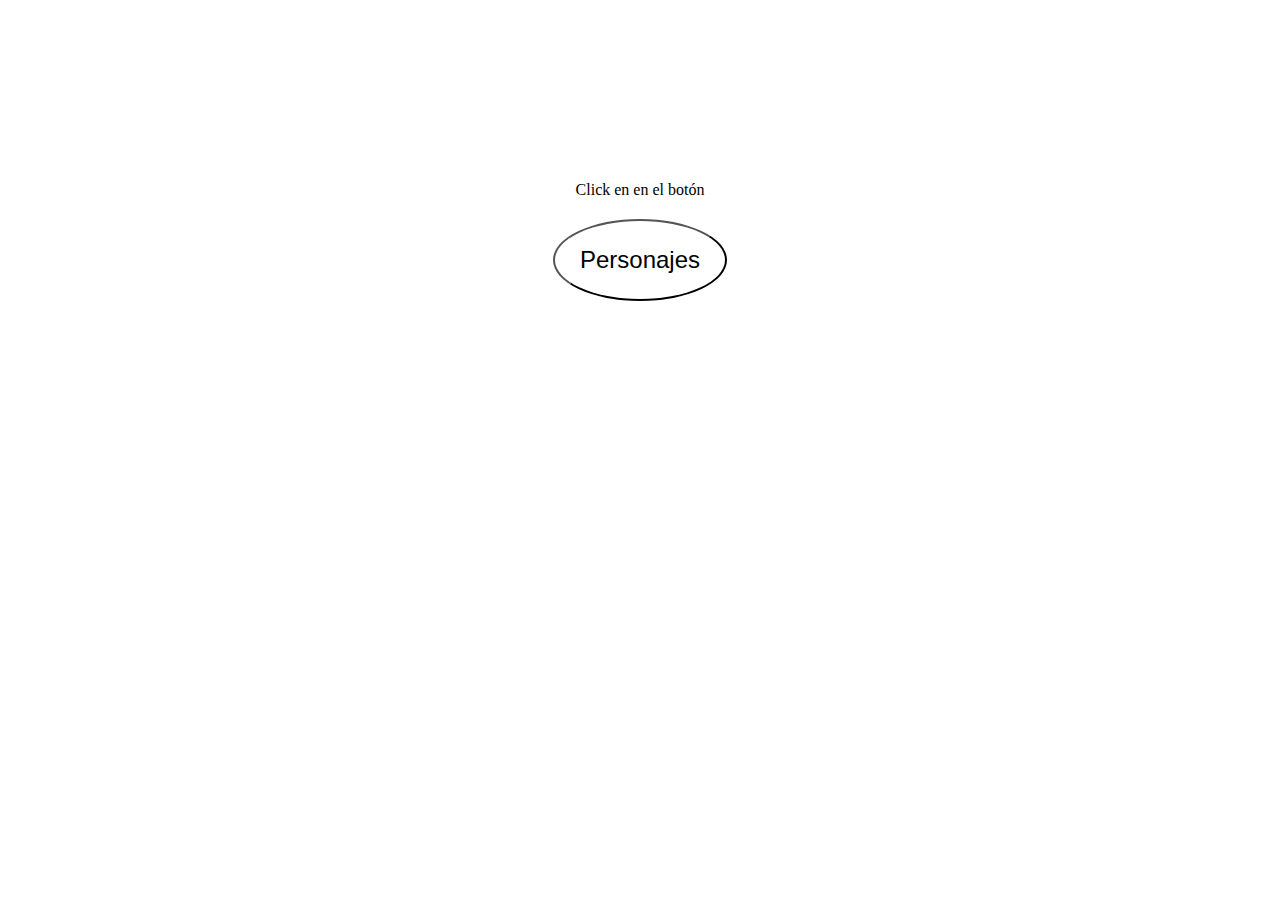
<file: ajax/index.html>
<!DOCTYPE html>
<html lang="en">
<head>
    <meta charset="UTF-8">
    <meta http-equiv="X-UA-Compatible" content="IE=edge">
    <meta name="viewport" content="width=device-width, initial-scale=1.0">
    <script src="scrpts.js" defer></script>
    <link rel="stylesheet" href="style.css">
    <title>Document</title>
</head>
<body>
    <h1>
        Estos son los perosnajes de la seria Riky y Morty
    </h1>
    <p id="texto">Click en en el botón</p>
    <button id="fetchPersonajes">
        Personajes
    </button>
    <section id="personaje">
    
    </section>
</body>
</html>
</file>
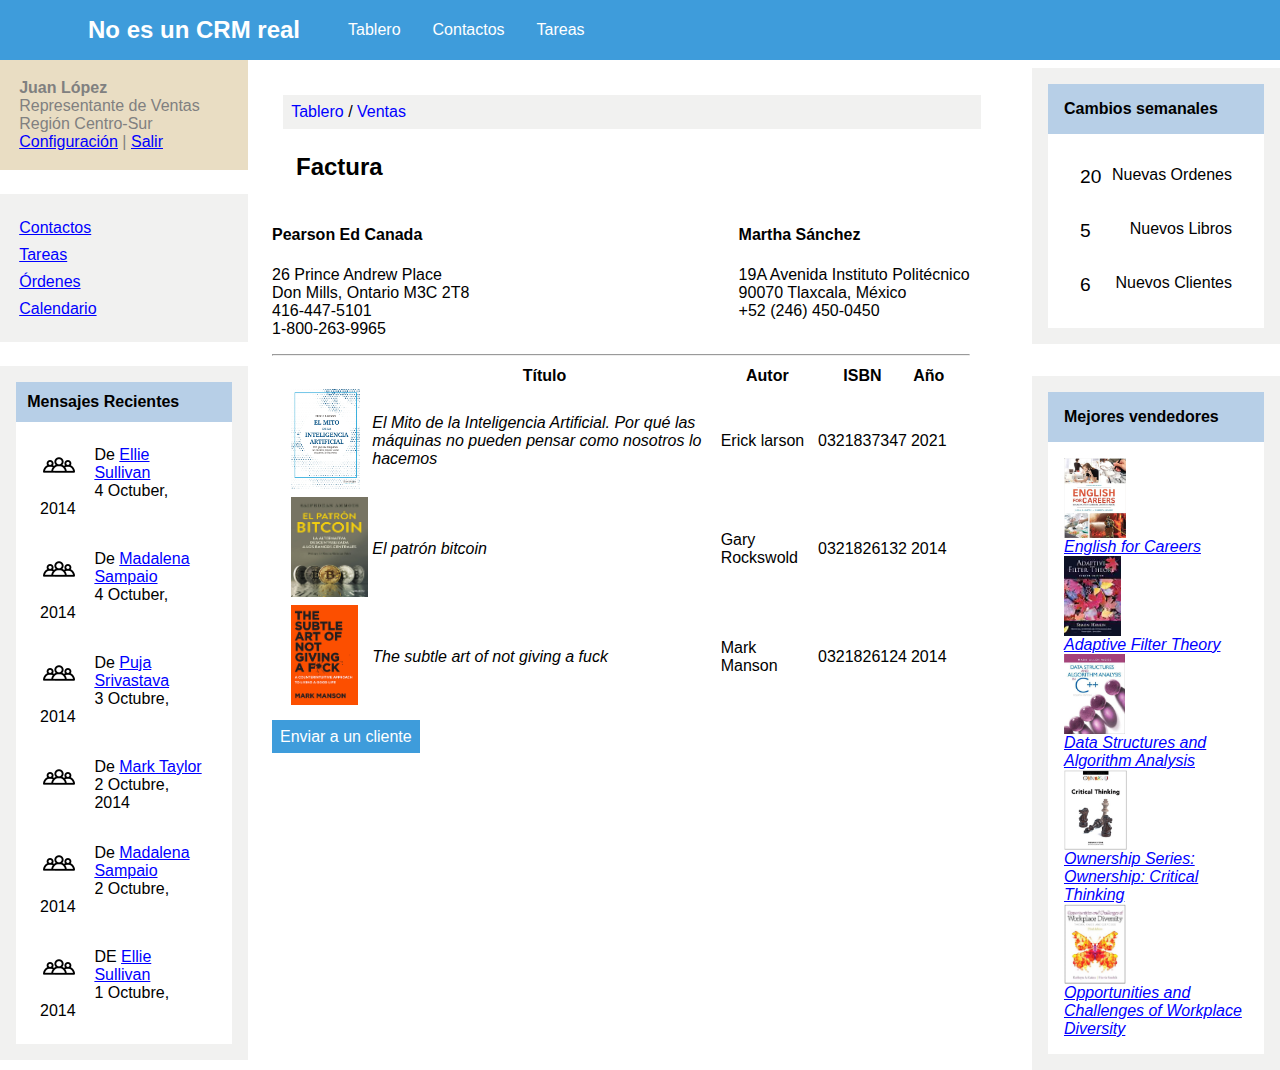
<file: practica9/index.html>
<!DOCTYPE html>
<html>

<head lang="en">
  <meta charset="utf-8">
  <title>CRM</title>
  <link rel="stylesheet" href="styles/reset.css" />
  <link rel="stylesheet" href="styles/style.css">
</head>

<body>
  <header>
    <a id="tit" href="#">No es un CRM real </a>
    <nav id="menu">
      <ul>
        <li><a href="#">Tablero</a></li>
        <li><a href="#">Contactos</a></li>
        <li><a href="#">Tareas</a></li>
      </ul>
    </nav>
  </header>

  <main>
    <div class="izquierda">
      <div class="juan">
        <span></span>
        <strong>Juan López</strong>
        <br /> Representante de Ventas Región Centro-Sur
        <br />
        <a href="#">Configuración</a> | <a href="#">Salir</a>
      </div>
      <nav>
        <ul>
          <li><a href="#">Contactos</a></li>
          <li><a href="#">Tareas</a></li>
          <li><a href="#">Órdenes</a></li>
          <li><a href="#">Calendario</a></li>
        </ul>
      </nav>

      <div class="mensajes">
        <h3>Mensajes Recientes</h3>
        <ul>
          <li><img src="image/icon.png">
            <p>De <a href="#">Ellie Sullivan</a>
              <br />4 Octuber, 2014
            </p>
          </li>
          <li><img src="image/icon.png">
            <p>De <a href="#">Madalena Sampaio</a>
              <br />4 Octuber, 2014
            </p>
          </li>
          <li><img src="image/icon.png">
            <p>De <a href="#">Puja Srivastava</a>
              <br />3 Octubre, 2014
            </p>
          </li>
          <li><img src="image/icon.png">
            <p>De <a href="#">Mark Taylor</a>
              <br />2 Octubre, 2014
            </p>
          </li>
          <li><img src="image/icon.png">
            <p>De <a href="#">Madalena Sampaio</a>
              <br /> 2 Octubre, 2014
            </p>
          </li>
          <li><img src="image/icon.png">
            <p>DE <a href="#">Ellie Sullivan</a>
              <br />1 Octubre, 2014
            </p>
          </li>
        </ul>
      </div>
    </div>
    <div  class="principal">
      <div class="opciones">
        <a href="#">Tablero</a> / <a href="#">Ventas</a>
      </div>

      <h2>Factura</h2>
      <div class="medinf" >
      <div class="leftt">
        <h4>Pearson Ed Canada</h4> 26 Prince Andrew Place
        <br /> Don Mills, Ontario M3C 2T8
        <br /> 416-447-5101
        <br /> 1-800-263-9965
      </div>

      <div class="rightt">
        <h4>Martha Sánchez</h4> 19A Avenida Instituto Politécnico
        <br /> 90070 Tlaxcala, México
        <br /> +52 (246) 450-0450
      </div>
    </div>

      <table class="tabla">
        <hr>
        <thead>
          <tr>
            <th></th>
            <th scope="col">Título</th>
            <th scope="col">Autor</th>
            <th scope="col">ISBN</th>
            <th scope="col">Año</th>
            <th></th>
          </tr>
        </thead>
        <tbody>
          <tr>
            <td><img src="image/photo1.jpg" height="100px" /></td>

            <td><em>El Mito de la Inteligencia Artificial. Por qué las máquinas no pueden pensar como nosotros lo
                hacemos</em></td>
            <td>Erick larson</td>
            <td>0321837347</td>
            <td>2021</td>
          </tr>
          <tr>
            <td><img src="image/photo2.jpg" height="100px" /></td>
            <td><em>El patrón bitcoin</em></td>
            <td>Gary Rockswold</td>
            <td>0321826132</td>
            <td>2014</td>
          </tr>

          <tr>
            <td><img src="image/photo3.jpg" height="100px" /></td>
            <td><em>The subtle art of not giving a fuck</em></td>
            <td>Mark Manson</td>
            <td>0321826124</td>
            <td>2014</td>
          </tr>

        </tbody>
      </table>
      <p><a href="#">Enviar a un cliente</a></p>
    </div>

    
    <aside class="derecha">
      <div class="cambios">
        <h3>Cambios semanales</h3>
        <ul>
          <li><span>20</span>
            <p>Nuevas Ordenes</p>
          </li>
          <li><span>5</span>
            <p>Nuevos Libros</p>
          </li>
          <li><span>6</span>
            <p>Nuevos Clientes</p>
          </li>
        </ul>
      </div>
      <div class="vendidos">
        <h3>Mejores vendedores</h3>
        <ul>
          <li>
            <img src="image/photo4.jpg" height="80px" />
            <p><em><a href="#">English for Careers</a></em></p>
          </li>
          <li>
            <img src="image/photo5.jpg" height="80px" />
            <p><em><a href="#">Adaptive Filter Theory</a></em></p>
          </li>
          <li>
            <img src="image/photo6.jpg" height="80px" />
            <p><em><a href="#">Data Structures and Algorithm Analysis</a></em></p>
          </li>
          <li>
            <img src="image/photo7.jpg" height="80px" />
            <p><em><a href="#">Ownership Series: Ownership: Critical Thinking</a></em></p>
          </li>
          <li>
            <img src="image/photo8.jpg" height="80px" />
            <p><em><a href="#">Opportunities and Challenges of Workplace Diversity</a></em></p>
          </li>
        </ul>
      </div>
    </aside>

  </main>

</body>

</html>
</file>
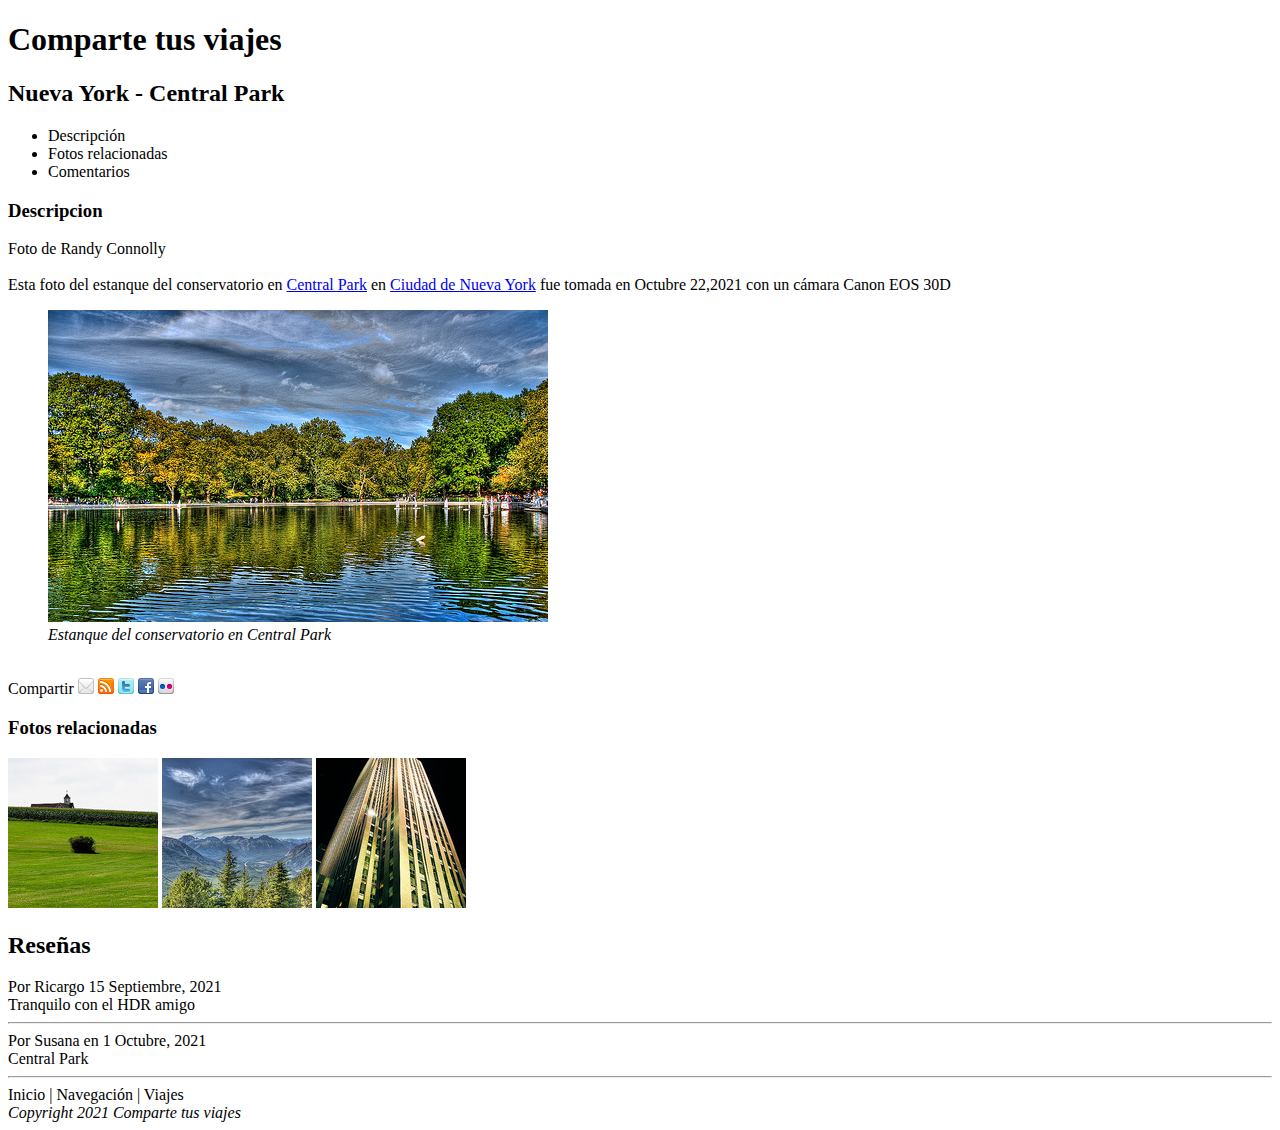
<file: pagina.html>
<!DOCTYPE html>
<html lang="en">
<head>
    <meta charset="UTF-8">
    <meta http-equiv="X-UA-Compatible" content="IE=edge">
    <meta name="viewport" content="width=device-width, initial-scale=1.0">
    <title>Comparte tus sueños--Nueva York</title>
</head>
<body>
    <h1>Comparte tus viajes</h1>
    <h2>Nueva York - Central Park</h2>
    <ul>
        <li>Descripción</li>
        <li>Fotos relacionadas</li>
        <li>Comentarios</li>
    </ul>
    <h3>Descripcion</h3>
    Foto de Randy Connolly
    <br><br>Esta foto del estanque del conservatorio en 
    <a href="https://www.centralparknyc.org/" target="_blank" title="Central Park">Central Park</a>
     en <a href="https://www.nyc.gov/" target="_blank" title="Ciudad de Nueva York">Ciudad de Nueva York</a> fue tomada en Octubre 22,2021 con un cámara Canon EOS 30D
    <br><figure>
        <a href="images/large-central-park.jpg" target="_blank">
        <img src="images/central-park.jpg" alt=" Estanque del conservatorio en Central Park " ></a>
            <i> <figcaption>Estanque del conservatorio en Central Park</figcaption></i></figure>
    <br>Compartir <img src="images/social/email_16.png">
        <img src="images/social/rss_16.png">
        <img src="images/social/twitter_16.png">
        <img src="images/social/facebook_16.png">
        <img src="images/social/flickr_16.png">
    <h3>Fotos relacionadas</h3>
        <a href="images/related-large1.jpg" target="_blank"><img src="images/related-square1.jpg"></a>
        <a href="images/related-large2.jpg" target="_blank"><img src="images/related-square2.jpg"></a>
        <a href="images/related-large3.jpg" target="_blank"><img src="images/related-square3.jpg"></a>
    <h2>Reseñas</h2>
    Por Ricargo 15 Septiembre, 2021
        <br>Tranquilo con el HDR amigo
        <hr>Por Susana en 1 Octubre, 2021
        <br>Central Park
        <hr>Inicio | Navegación | Viajes 
        <br><i>Copyright 2021 Comparte tus viajes</i>
</body>
</html>
</file>
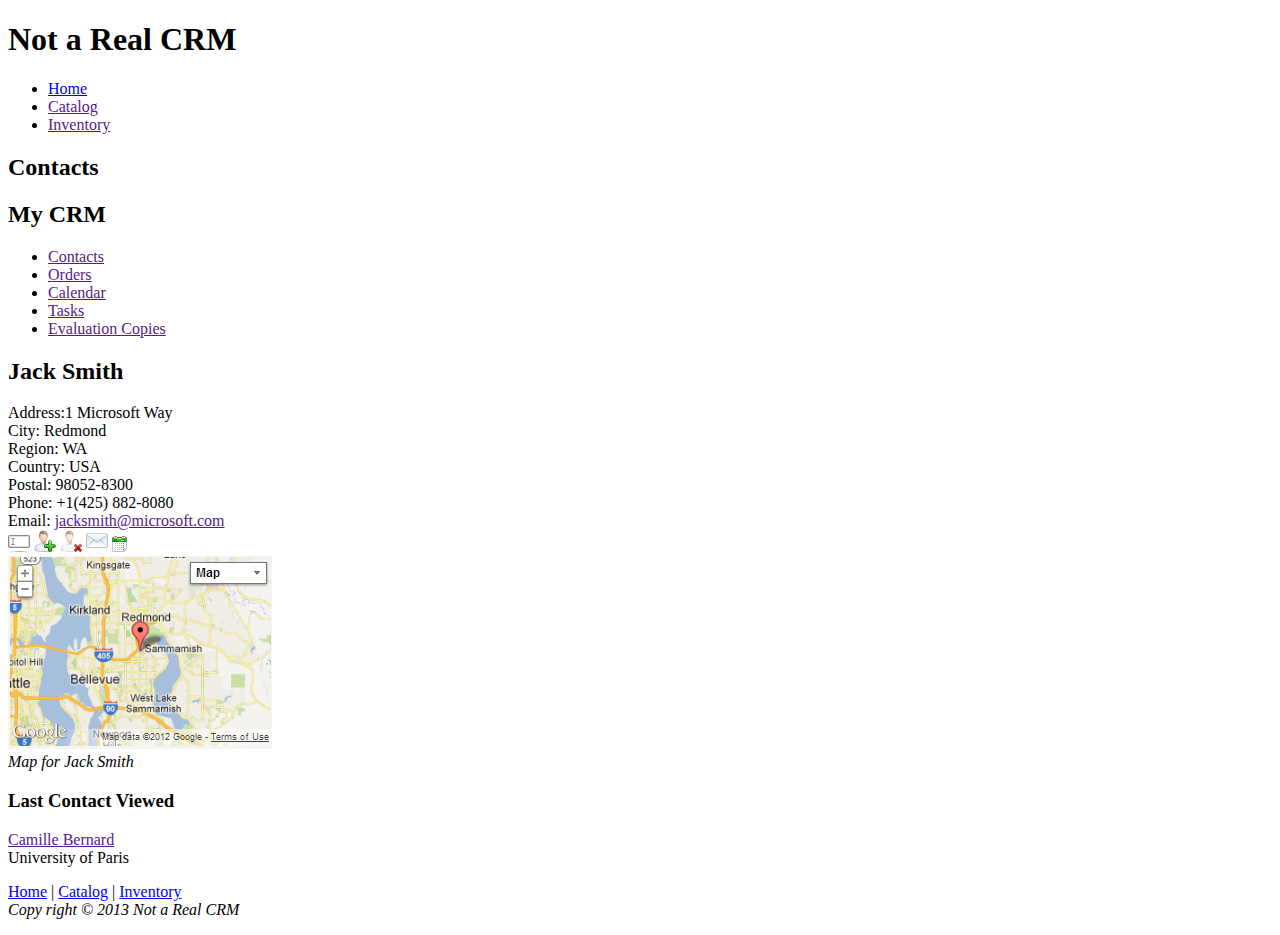
<file: lab_3/ejercicio2.html>
<!doctype html>

<html lang="en">
  <head>
    <title>Not a Real CRM</title>
    <meta charset="UTF-8">
    <meta name="viewport" content="initial-scale=1.0">
  </head>

  <body>
    <header>
      <h1>Not a Real CRM</h1>
    </header>

    <nav>
      <ul>
        <li><a href="#home">Home</a></li>
        <li><a href="">Catalog</a></li>
        <li><a href="">Inventory</a></li>
      </ul>
    </nav>

    <main>
      <!-- Para este caso tenemos una sección a lo que se le otorgo la estructura de articulo-->
      <article>
        <h2>Contacts</h2>
        <h2>My CRM</h2>
        <ul>
          <li><a href="">Contacts</a></li>
          <li><a href="">Orders</a></li>
          <li><a href="">Calendar</a></li>
          <li><a href="">Tasks</a></li>
          <li><a href="">Evaluation Copies</a></li>
        </ul>
      </article>

      <!--Este es una primera sección del programa-->
      <section>
        <h2>Jack Smith</h2>
        Address:1 Microsoft Way <br>
        City: Redmond <br>
        Region: WA <br>
        Country: USA <br>
        Postal: 98052-8300 <br>
        Phone: +1(425) 882-8080 <br>
        Email: <a href="">jacksmith@microsoft.com</a>
        <br>
        <img src="images2/edit.png" alt="edit this contact" title="edit this contact">
        <img src="images2/add.png" alt="Add a new contact" title="Add a new contact">
        <img src="images2/delete.png" alt="delete this contact" title="delete this contact">
        <img src="images2/email.png" alt="email the contact" title="email the contact">
        <img src="images2/appointment.png" alt="appointment" title="appointment">
        <br>
        <img src="images2/jack-smith-map.png" alt="Jack Smith map" title="Jack Smith map">
        <br>
        <em>Map for Jack Smith</em>
      </section>

      <!--Se coloco como sección la parte de last contact viewed -->
      <section>
        <h3>Last Contact Viewed</h3>
        <p><a href="">Camille Bernard</a><br>University of Paris</p>
      </section>
    </main>

    <!--Para este caso tenemos decidí que el pie de pagina contenga un pequeño menu y la leyenda de copyright-->
    <footer>
      <p id="home"><a href="#">Home</a> | <a href="#">Catalog</a> | <a href="#">Inventory</a><br>
      <em>Copy  right &copy; <time>2013</time> Not a Real CRM</em>
      </p>
    </footer>

  </body>

</html>
</file>
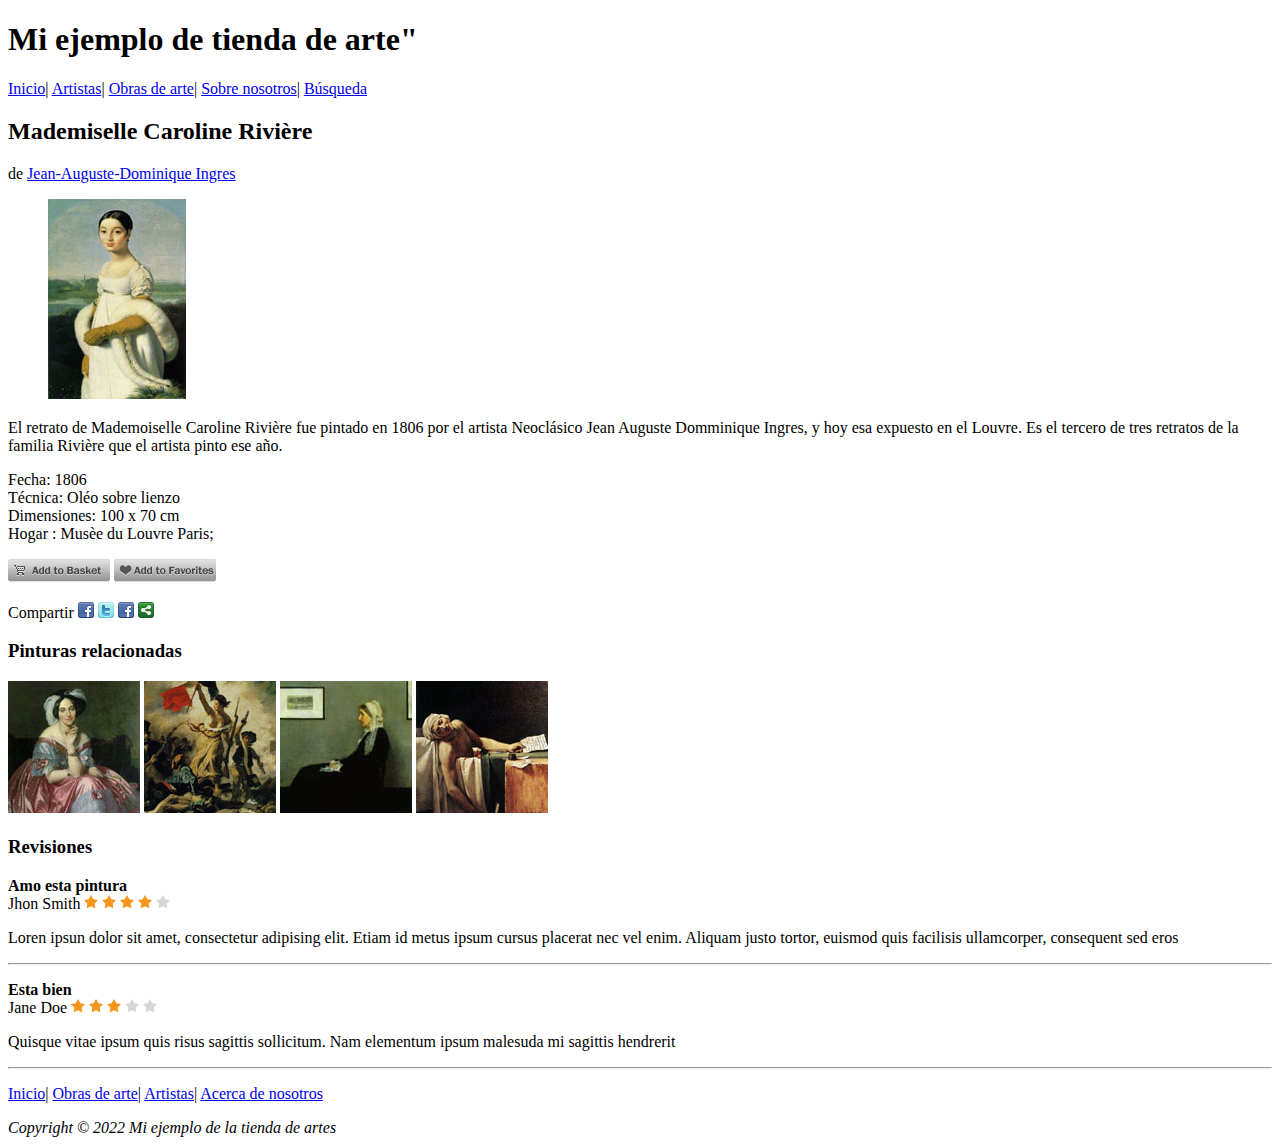
<file: lab_3/ejercicio3.html>
<!DOCTYPE html>
<html lang="en">
<head>
    <meta charset="UTF-8">
    <meta http-equiv="X-UA-Compatible" content="IE=edge">
    <meta name="viewport" content="width=device-width, initial-scale=1.0">
    <title>tienda de arte</title>
</head>
<body>
    <header>
        <h1>Mi ejemplo de tienda de arte"</h1>
        <nav>
            <a href="#">Inicio</a>|
            <a href="#">Artistas</a>|
            <a href="#"> Obras de arte</a>|
            <a href="#">Sobre nosotros</a>|
            <a href="#">Búsqueda</a> 
        </nav>
        
    </header>

    <main>
        <section>
        <h2>Mademiselle Caroline Rivière </h2>
        de <a href="https://historia-arte.com/artistas/jean-auguste-dominique-ingres">Jean-Auguste-Dominique Ingres
            </a> 
        <figure>
            <a href="images3/06010-large.jpg" target="_blank"> 
                <img src="images3/06010-medium.jpg" alt="Mademoiselle Caroline Rivière" title="Foto de referencia">
            </a>
        </figure>
        
            <p>El retrato de Mademoiselle Caroline Rivière fue pintado en 1806 por el artista Neoclásico Jean Auguste Domminique Ingres, y hoy esa expuesto en el Louvre. Es el tercero de tres retratos de la familia Rivière que el artista pinto ese año.</p>
            <p>  Fecha: 1806
                <br> Técnica: Oléo sobre lienzo
                <br> Dimensiones: 100 x 70 cm 
                <br> Hogar : Musèe du Louvre Paris;
            </p>
        </section>

        <div>
            <a href="#"><img src="images3/add-to-basket_btn.png" alt=""></a>
            <a href="#"><img src="images3/add-to-favorites_btn.png" alt=""></a>
            <p>
                Compartir
                <a href="#"><img src="images3/facebook_16.png" alt="Facebook"></a>
                <a href="#"><img src="images3/twitter_16.png" alt=""></a>
                <a href="#"><img src="images3/facebook_16.png" alt=""></a>
                <a href="#"><img src="images3/sharethis_16.png" alt=""></a>
            </p>
        </div>
    

        <section>
            <h3>
                Pinturas relacionadas 
            </h3>
            <a href="#"><img src="images3/06020.jpg" alt="Pintura de referencia"></a>
            <a href="#"><img src="images3/07020.jpg" alt="Pintura de referencia"></a>
            <a href="#"><img src="images3/13030.jpg" alt="Pintura de referencia"></a>
            <a href="#"><img src="images3/05030.jpg" alt="Pinturas de referencia"></a>
        </section>

        <section>
            <h3>
                Revisiones
            </h3>
        <p>
            <strong>
                Amo esta pintura 
            </strong>
            <br> Jhon Smith 
            <img src="images3/star-orange.png" alt="">
            <img src="images3/star-orange.png" alt="">
            <img src="images3/star-orange.png" alt="">
            <img src="images3/star-orange.png" alt="">
            <img src="images3/star-white.png" alt="">
        </p>
        <p>
            Loren ipsun dolor sit amet, consectetur adipising elit. Etiam id metus ipsum cursus placerat nec vel enim. Aliquam justo tortor, euismod quis facilisis ullamcorper, consequent sed eros
        </p>
        <hr>
        <p>
            <strong>
                Esta bien
            </strong>
            <br>Jane Doe
            <img src="images3/star-orange.png" alt="">
            <img src="images3/star-orange.png" alt="">
            <img src="images3/star-orange.png" alt="">
            <img src="images3/star-white.png" alt="">
            <img src="images3/star-white.png" alt="">
        </p>
        <p>
            Quisque vitae ipsum quis risus sagittis sollicitum. Nam elementum ipsum malesuda mi sagittis hendrerit
        </p>
        <hr>
        </section>
    </main>
    <footer>
        <p>
            <a href="#">Inicio</a>|
            <a href="#">Obras de arte</a>|
            <a href="#">Artistas</a>|
            <a href="#">Acerca de nosotros</a>
        </p>
        <em>
            Copyright &copy; 2022 Mi ejemplo de la tienda de artes
        </em>
    </footer>
    
</body>
</html>
</file>
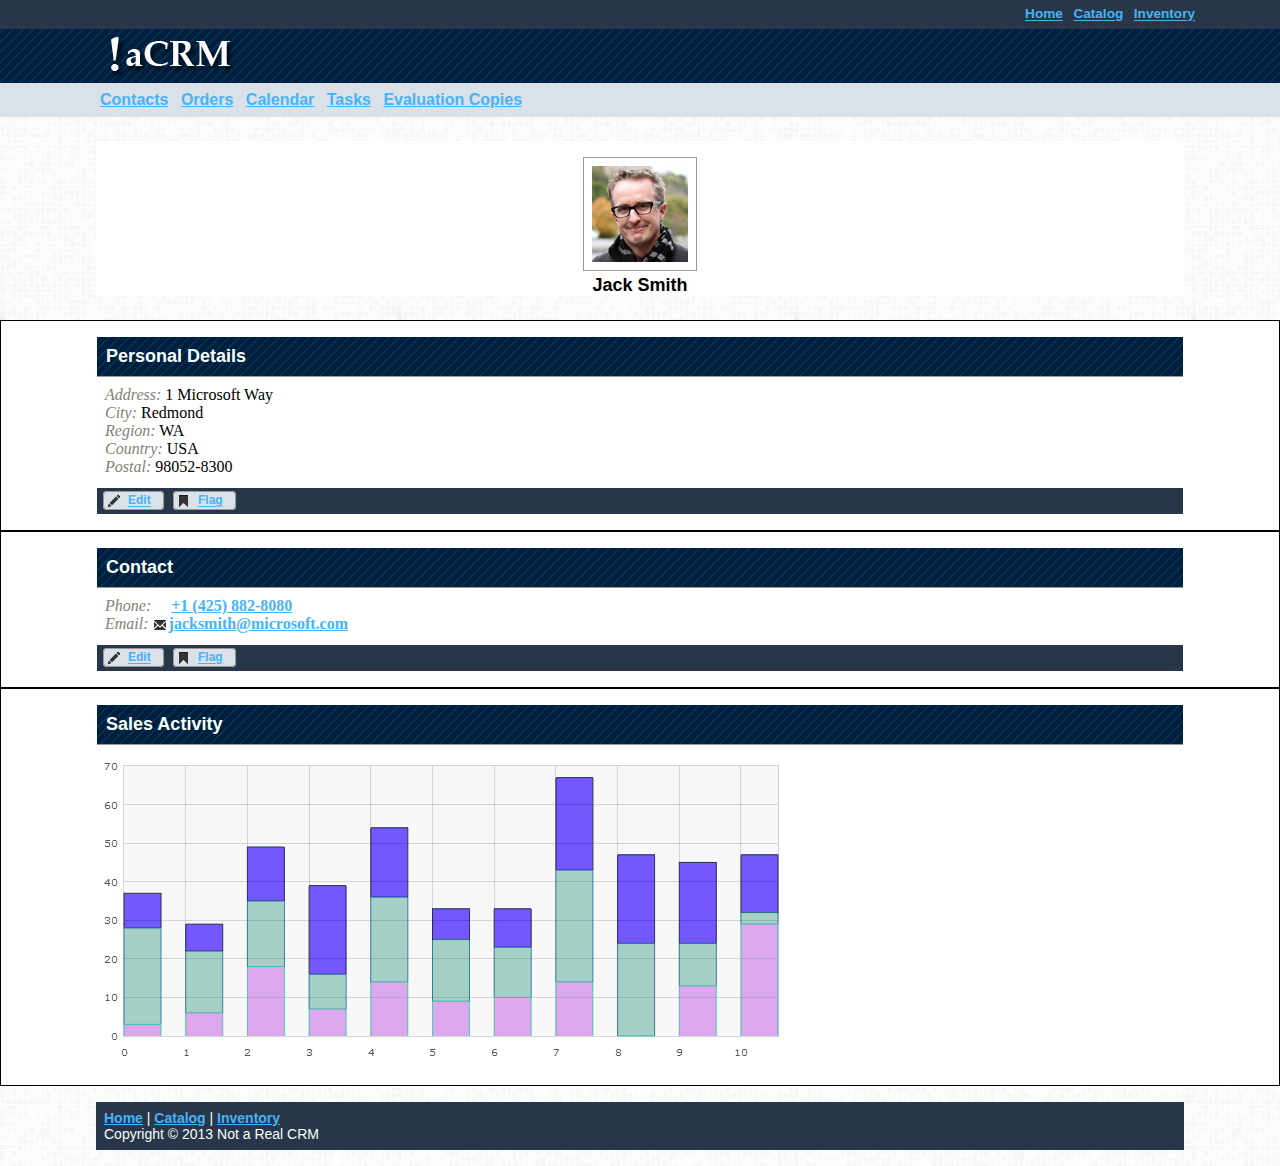
<file: practica6/ejercicio.html>
<!DOCTYPE html>
<html>
<head lang="en">
  <meta charset="utf-8">
  <title>Not a Real CRM</title>
  <link rel="stylesheet" href="../practica6/styles/reset.css">
  <link rel="stylesheet" href="../practica6/styles/ejercicio2.css">
</head>
<body>
  <header>
    <nav id="firstMenu">
      <ul>
        <li><a href="#">Home</a></li>
        <li><a href="#">Catalog</a></li>
        <li><a href="#">Inventory</a></li>
      </ul>
    </nav>
    <h1><img src="images/notacrm-logo.png" alt="logo"></h1>

    <nav id="secondaryMenu">
      <ul>
        <li><a href="#">Contacts</a></li>
        <li><a href="#">Orders</a></li>
        <li><a href="#">Calendar</a></li>
        <li><a href="#">Tasks</a></li>
        <li><a href="#">Evaluation Copies</a></li>
      </ul>
    </nav>
  </header>

  <article>

    <div>
      <img src="images/profile-96x96.jpg">
      <h2>Jack  Smith</h2>
    </div>

    <section>
      <h3>Personal Details</h3>
      <p>
        <em>Address:</em> 1 Microsoft Way<br>
        <em>City:</em>    Redmond<br>
        <em>Region:</em>  WA<br>
        <em>Country:</em> USA<br/>
        <em>Postal:</em>  98052-8300<br/>
      </p>
      <div class="act">
        <ul>
          <li><a href="#" class="Edit">Edit</a></li>
          <li><a href="#" class="Flag">Flag</a></li>
        </ul>
      </div>
    </section>

    <section>
      <h3>Contact</h3>
      <p>
        <em>Phone:</em> <a href="tel:+14258828080">+1 (425) 882-8080</a><br/>
        <em>Email:</em> <a href="mailto:jacksmith@microsoft.com">jacksmith@microsoft.com</a>
      </p>
      <div class="act">
        <ul>
          <li><a href="#" class="Edit">Edit</a></li>
          <li><a href="#" class="Flag">Flag</a></li>
        </ul>
      </div>
    </section>

    <section>
      <h3>Sales Activity</h3>
      <figure>
        <img src="images/chart.png" alt="chart" title="sales chart" />
      </figure>

    </section>
  </article>

  <footer>
    <p><a href="#">Home</a> | <a href="#">Catalog</a> | <a href="#">Inventory</a></p>
    <p id="copyright">Copyright &copy; 2013 Not a Real CRM</p>
  </footer>


</body>
</html>
</file>
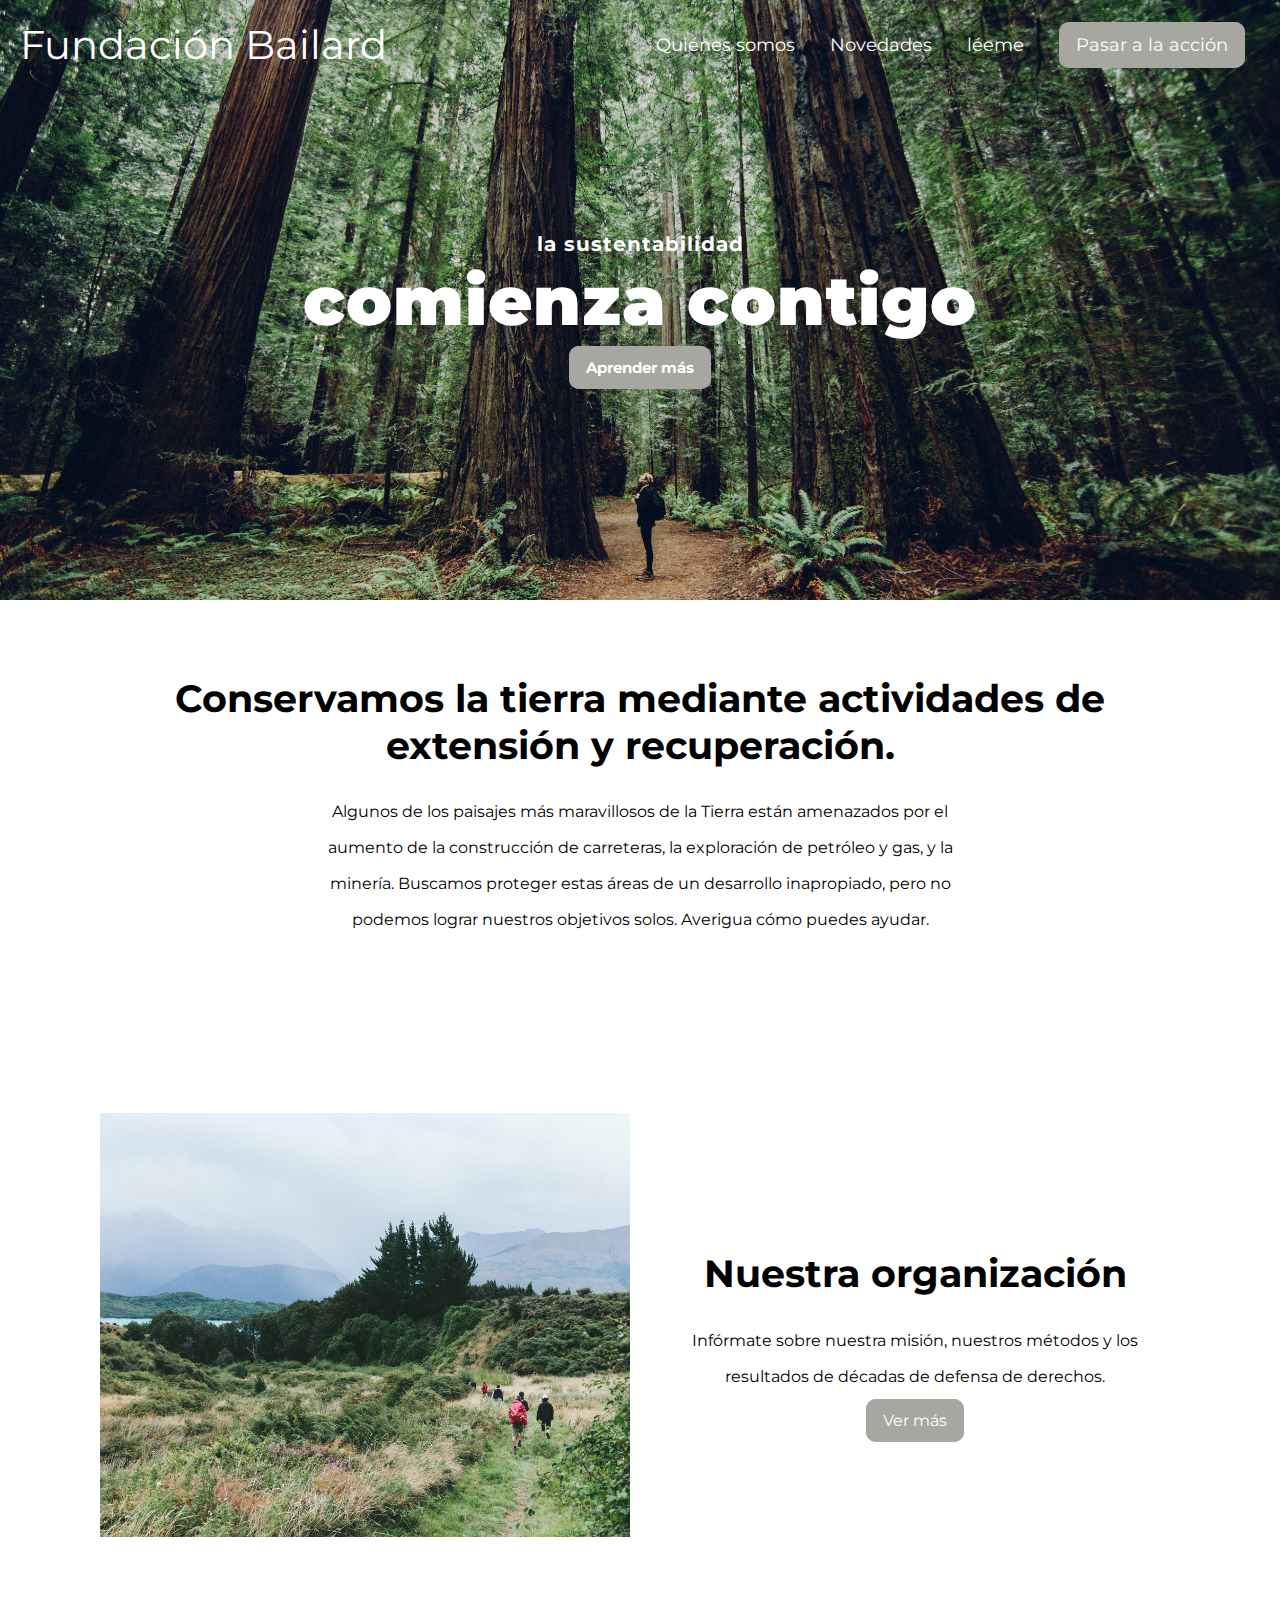
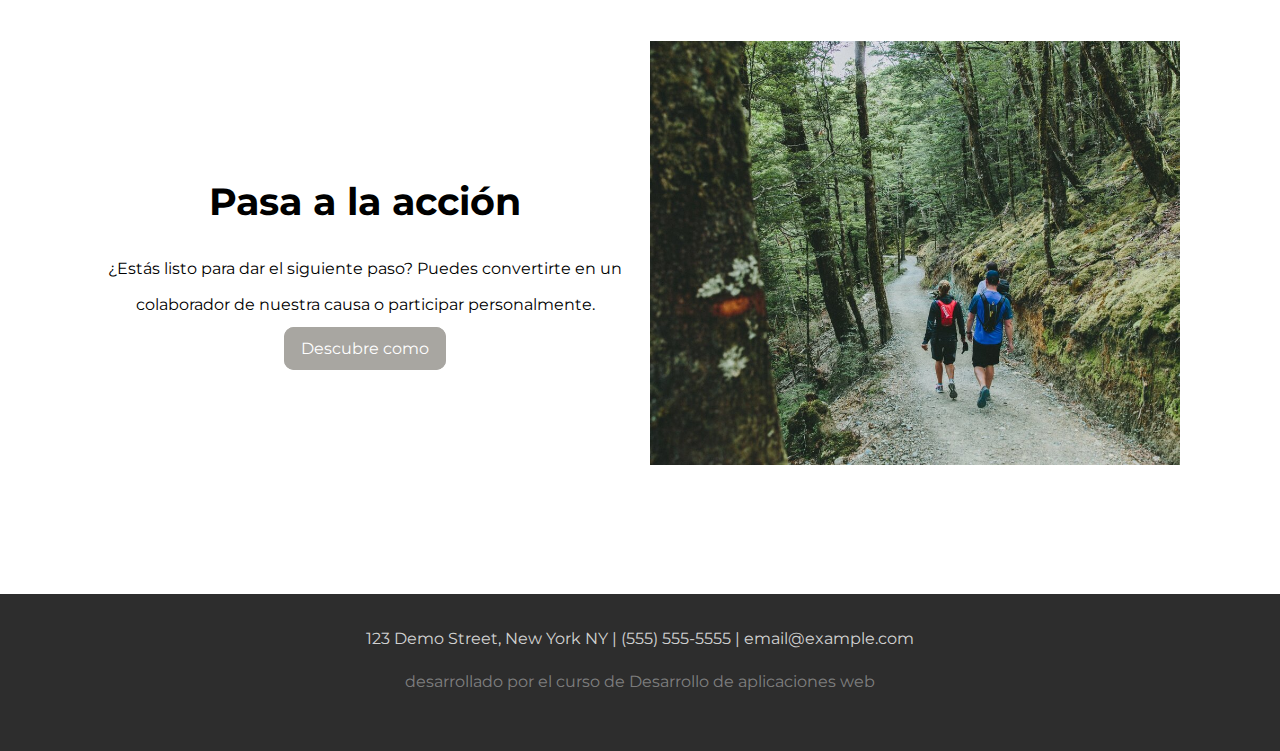
<file: tarea7/ejercicio2.html>
<!DOCTYPE html>
<html lang="en" dir="ltr">
<head>
  <meta charset="utf-8">
  <meta name="viewport" content="width=device-width, initial-scale=1">
  <title>Plantilla Bailard</title>
  <link rel="stylesheet" href="css/ejercicio2.css">
  <link href="https://fonts.googleapis.com/css2?family=Montserrat:wght@300&display=swap" rel="stylesheet">
  <link rel="shortcut icon" type="image/x-icon" href="https://assets.squarespace.com/universal/default-favicon.ico"/>
</head>
<body>
  <header>
    <nav>
      <div id="logo">
        Fundación Bailard
      </div>
      <div id="links">
        <a>Quiénes somos</a>
        <a>Novedades</a>
        <a>léeme</a>
        <a class="button">Pasar a la acción</a>
      </div>
    </nav>
    <h1>
      <em>la sustentabilidad</em><br/>
      <strong>comienza contigo</strong><br/>
      <a class="button">Aprender más</a>
    </h1>
  </header>
  <section>
    <div id="main">
      <h1>Conservamos la tierra mediante actividades de extensión y recuperación.</h1>
      <p>
        Algunos de los paisajes más maravillosos de la Tierra están amenazados por el aumento de la construcción de carreteras, la exploración de petróleo y gas, y la minería. Buscamos proteger estas áreas de un desarrollo inapropiado, pero no podemos lograr nuestros objetivos solos. Averigua cómo puedes ayudar.
      </p>
    </div>
    <div id="details">
      <div>
        <img src="img/img1.jpg" alt="imagen 1">
      </div>
      <div>
        <h1>Nuestra organización</h1>
        <p>
          Infórmate sobre nuestra misión, nuestros métodos y los resultados de décadas de defensa de derechos.
        </p>
        <a class="button">Ver más</a>
      </div>
    </div>
    <div id="details">
      <div>
        <h1>Pasa a la acción</h1>
        <p>
          ¿Estás listo para dar el siguiente paso? Puedes convertirte en un colaborador de nuestra causa o participar personalmente.
        </p>
        <a class="button">Descubre como</a>
      </div>
      <div>
        <img src="img/img2.jpg" alt="imagen 1">
      </div>
    </div>
  </section>
  <footer>
    <address>123 Demo Street, New York NY   |   (555) 555-5555   |   email@example.com </address>
    <p>desarrollado por el curso de Desarrollo de aplicaciones web</p>
  </footer>
</body>
</html>
</file>
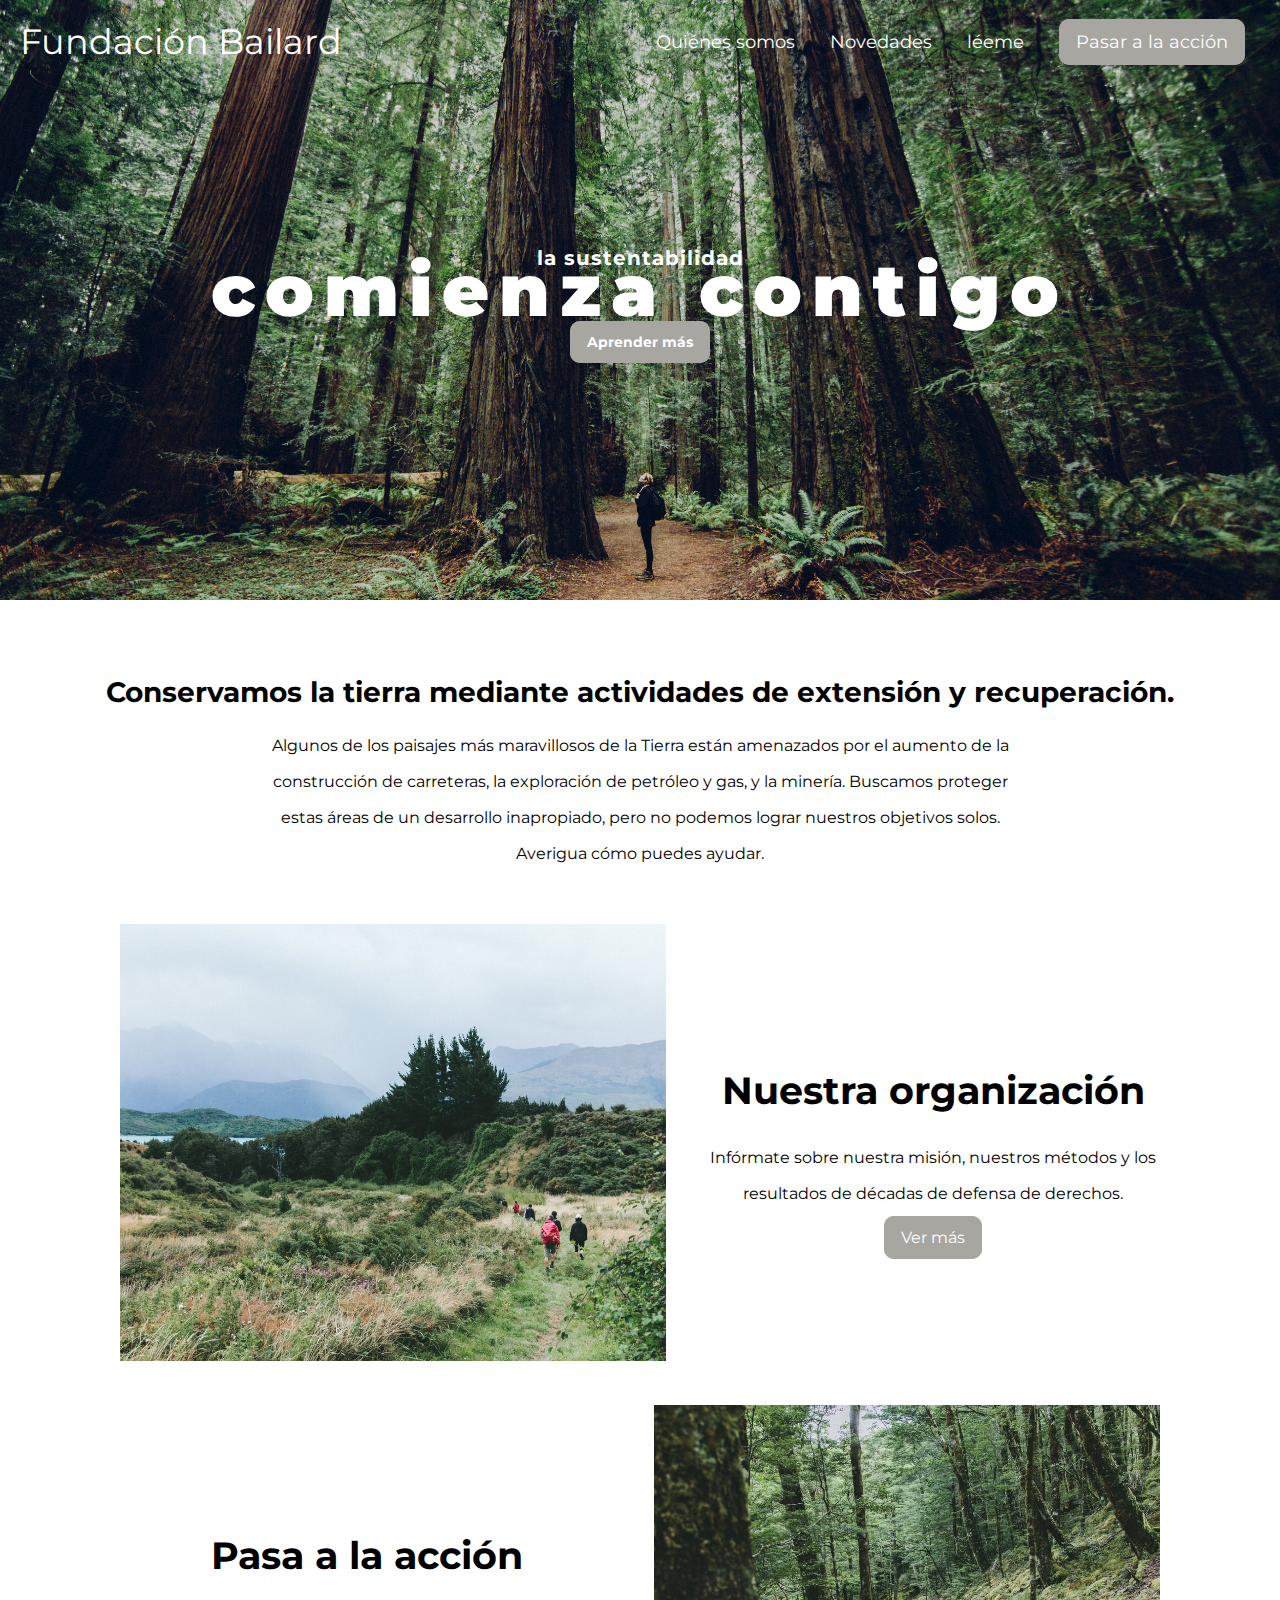
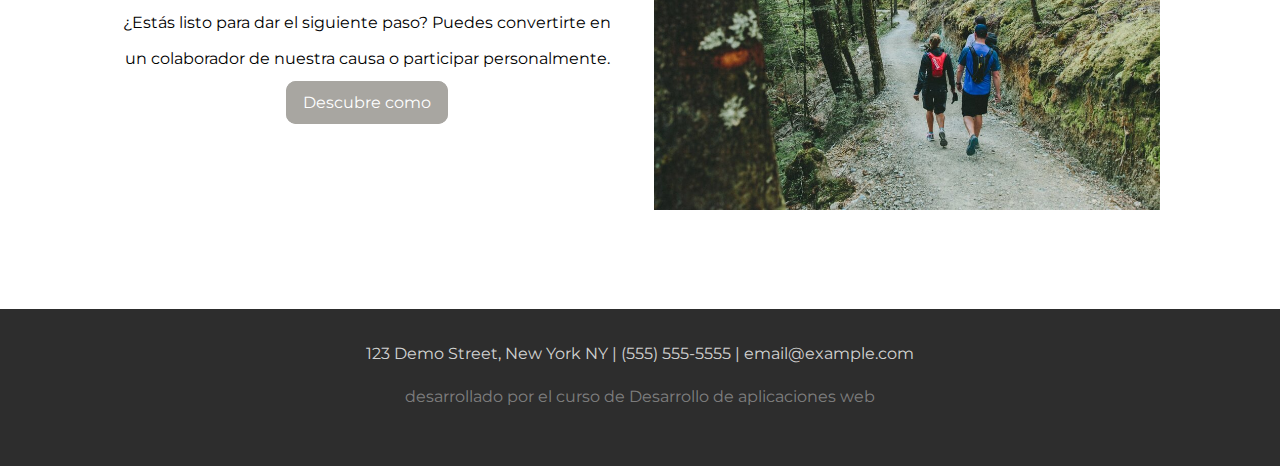
<file: tarea7/ejercicio3.html>
<!DOCTYPE html>
<html lang="en" dir="ltr">
  <head>
    <meta charset="utf-8">
    <meta name="viewport" content="width=device-width, initial-scale=1">
    <title>Plantilla Bailard</title>
    <link rel="stylesheet" href="css/ejercicio3.css">
    <link href="https://fonts.googleapis.com/css2?family=Montserrat:wght@300&display=swap" rel="stylesheet">
    <link rel="shortcut icon" type="image/x-icon" href="https://assets.squarespace.com/universal/default-favicon.ico"/>
  </head>
  <body>
    <header>
      <nav>
        <div id="logo">
           Fundación Bailard
        </div>
        <div id="links">
            <a>Quiénes somos</a>
            <a>Novedades</a>
            <a>léeme</a>
            <a class="button">Pasar a la acción</a>
        </div>
        <div id="menu">
          <!-- Un hack para crear un menú de "hamburguesa" -->
          <div></div>
          <div></div>
          <div></div>
        </div>
      </nav>
      <h1>
        <em>la sustentabilidad</em><br/>
        <strong>comienza contigo</strong><br/>
        <a class="button">Aprender más</a>
      </h1>
    </header>
     <section>
       <div id="main">
         <h1>Conservamos la tierra mediante actividades de extensión y recuperación.</h1>
         <p>
           Algunos de los paisajes más maravillosos de la Tierra están amenazados por el aumento de la construcción de carreteras, la exploración de petróleo y gas, y la minería. Buscamos proteger estas áreas de un desarrollo inapropiado, pero no podemos lograr nuestros objetivos solos. Averigua cómo puedes ayudar.
         </p>
        </div>
       <div id="details">
         <div>
           <img src="img/img1.jpg" alt="imagen 1">
         </div>
         <div>
           <h1>Nuestra organización</h1>
           <p>
              Infórmate sobre nuestra misión, nuestros métodos y los resultados de décadas de defensa de derechos.
           </p>
           <a class="button">Ver más</a>
         </div>
       </div>
       <div id="details">
         <div>
           <h1>Pasa a la acción</h1>
           <p>
              ¿Estás listo para dar el siguiente paso? Puedes convertirte en un colaborador de nuestra causa o participar personalmente.
           </p>
           <a class="button">Descubre como</a>
         </div>
         <div>
           <img src="img/img2.jpg" alt="imagen 1">
         </div>
       </div>
    </section>
    <footer>
      <address>123 Demo Street, New York NY   |   (555) 555-5555   |   email@example.com </address>
        <p>desarrollado por el curso de Desarrollo de aplicaciones web</p>
    </footer>
  </body>
</html>
</file>
<file: ajax/style.css>
html, body, header, footer, hgroup, nav, article, section, figure, figcaption, h1, h2, h3, ul, li, body, div, p, img
{
   margin: 0;
   padding: 0;
   font-size: 100%;
   vertical-align: baseline;
   border: 0;
}

body{
    margin: 20px;
    justify-content: center;
    text-align: center;
}

h1{
    padding: 5%;
    font-size: 2em;
    color: white;
}

.texto{
    padding: 10px;
    margin-bottom: 10px;
}

#fetchPersonajes {
    margin-top: 20px;
    padding: 25px;
    background: #fff;
    color: black;
    border-radius: 50%;
    font-size:x-large;
    font-family:'Lucida Sans', 'Lucida Sans Regular', 'Lucida Grande', 'Lucida Sans Unicode', Geneva, Verdana, sans-serif;
    
}
#personaje{
    justify-content: center;
    align-items: center;
    border-radius: 5px;
    padding: 5px;
    max-height: 80%;
    display: grid;
    grid-template-columns: repeat(auto-fit, minmax(300px, 1fr));
    gap: 20px;
}

#personaje img {
    border: 1px solid slategray;
    margin: 5px;
    padding: 5px;
    height: 150px;
}

#peronaje .imgg{
    justify-content: center;
    align-items: center;
    padding: auto;
    display: flex;
    flex-direction: row;
    flex-wrap: wrap;

}
</file>
<file: practica9/styles/style.css>
*{
    font-family: 'Roboto', sans-serif;
}
main{
    display: flex;
    justify-content: space-between;
}

main a{
    color: blue;
}
header{
    background-color: #3e9cdb;
    list-style-type: none;
    flex-direction: row;
    display: flex;
    justify-content: start;
    padding: 1em;
    align-items: center;
}

header>a:nth-child(1){
    padding: 0 2em 0 3em;
    font-weight: 700;
    font-size: 1.5em;
}

header a{
    
    text-decoration: none;
    color: white
}
header ul{
    
    align-self:center;
    gap: 2em;
    white-space: nowrap;
    display: flex;

}
 header nav ul li {
    list-style: none;
    display: inline;
}

.principal{
    display: flexbox;
    width: 60%;
    margin-right: auto;
    margin-left: auto;
    padding: 1.5em;
}

.opciones{
    margin: 0.7em;
    padding: 0.5em;
    background-color: #f1f1f0;
    width: 100%;
}

.principal a{
    text-decoration: none;
}

.principal h2{
    margin: 1em;
    font-size: 1.5em;
}

.tabla{
    margin-bottom: 1em;
    margin-left: 1em;
    margin-right: 1em;
}

.principal p a {
    margin-top: 1em;
    padding: 0.5em;
    background-color: #3e9cdb;
    color: white;
}

.medinf{
    float: left;
    padding-bottom: 1em;
    width: 100%;
}
.rightt{
    float: right;
}

.leftt{
    float: left;
}

.izquierda{
    flex-direction: row-reverse;
    float: left;
    width: 20%;
}

.derecha{
    flex-direction:row-reverse;
    float: right;
    width: 20%;
    margin-left: 3%;
}

.juan{
    background-color: #e9ddc3;
    margin-bottom: 1.5em;
    padding: 1.2em;
    width: 100%;
    color: gray;
}

.izquierda nav{
    background-color: #f1f1f0;
    padding: 1.2rem;
    width: 100%;
    margin-bottom: 1.5em;
}
.izquierda nav ul{
    list-style-type: none;
    line-height: 1.7;

}

.mensajes{
    background-color: #f1f1f0;
    padding: 1em;
    width: 100%;
    display: flex;
    flex-direction: column;
    justify-content: center;
}

.mensajes h3{
    background-color: #b7cfe7;
    padding: 0.7em;
}

.mensajes ul{
    background-color: white;
    list-style-type: none;
    padding: 0.5em;

}
.mensajes ul img{
    padding-right: 1em;
    margin: 0.2em;
    float: left;
}
.mensajes ul li{
    padding: 1em;
}

.cambios{
    width: 100%;
    background-color: #f1f1f0;
    padding: 1em;
    margin: 0.5em 0.3em 2em 0;
    
}

.cambios h3{
    background-color: #b7cfe7;
    padding: 1em;
}

.cambios ul{
    background-color: white;
    list-style-type: none;
    font-size: 1em;
    padding: 1em 2em ;
    display: flex;
    flex-direction: column;
    justify-content: center;
}
.cambios li{
    padding: 1em 0 ;
}

.cambios span{
    font-size: 1.2em;
}

.cambios p{
    float: right;
}

.vendidos{
    width: 100%;
    background-color: #f1f1f0;
    padding: 1em;
}

.vendidos h3{
    background-color: #b7cfe7;
    padding: 1em;
}

.vendidos ul{
    list-style-type:none;
    background-color: white;
    padding: 1em;
    display: flex;
    flex-direction: column;
    justify-content: center;
}

.vendidos li img{
    float: left;
}
.vendidos li p{
    float: left;
}
</file>
<file: practica6/styles/ejercicio2.css>
h1, h2, h3, nav, footer, .act {
    font-family: 'Trebuchet MS', 'Lucida Sans Unicode', 'Lucida Grande', 'Lucida Sans', Arial, sans-serif;
}

body{
    font-family: Georgia, Cambria,'Times New Roman', Times, serif;
    font-size: 100%;
    background-color: whitesmoke;
    background-image: url(../images/background-pattern.png);
}

h1 {
    padding-left: 6em;
}

h2{
    font-size: 1.125rem;
}

h3{
    font-size: 1.125em;
    border-bottom: solid 1pt #999999;
    margin-top: 0em;
    margin-right: 0em;
    margin-bottom: 0.5em;
    margin-left: 0em;
}

p{
    font-size: 1em;
}

a:visited{
    color: #BB78BB;
}

a:link{
    font-weight: bold;
    color: #47B3F7;
}

a[href^="mailto"] {
    background: url(../images/email.png) no-repeat 0 3px;
    padding-left: 1em;
}

a[href^="tel"]{
    background: url(../images/) no-repeat 0 3px;
    padding-left:  1em;
}

header{
    background-image: url(../images/header-background.png);
    background-repeat: repeat;
}

nav#firstMenu{
    background-color:  #283649;
    font-size: 0.85em;
    text-align: right;
    padding-right: 6em;
}

nav#secondaryMenu{
    background-color: #DAE1E8;
    font-size: 1em;
    padding-left: 6em;
}

nav ul li{
    list-style: none;
    display: inline;
}

nav{
    padding: 0.50em;
}

nav a{
    padding: 0.25em;
}

article>div{
    background-color: white;
    text-align: center;
    margin:  1.5em 6em 1.5em 6em;
}

article>div img{
    border: solid 1.5px #999999;
    padding: 0.5em;
    margin-top: 1em;
}

section{
    background-color: white;
    padding: 1em 6em 1em 6em;
    border: solid 1pt black;
}

section h3{
    color: mintcream;
    padding: 0.5em;
    background-image:  url(../images/header-background.png);
    background-repeat: repeat;
}   

section p{
    margin-left: 0.5em;
}

section em{
    color: #828275;
}

section em{
    color: #828275;
}

div.act ul li{
    list-style: none;
    display: inline;
}

div.act{
    background-color: #283649;
    font-size: 0.75em;
    padding: 0.5em;
    margin-top: 1em;
}

div.act a {
    background-color: #DAE1E8;
    padding: 0.1em 1em 0.1em 2em;
    border:  solid 1px #999999;
    border-radius: 4px;
    margin-right: 0.5em;
}

.Edit{
    background: url(../images/edit.png) no-repeat;
    background-position: 0.25em 0.150em;
}

.Flag{
    background: url(../images/flag.png) no-repeat;
    background-position:  0.250em 0.150em;
}

footer{
    background-color: #283649;
    margin: 1em 6em 1em 6em;
    padding: 0.5em;
}

footer p{
    color: mintcream;
    font-size: 0.875em;
}
</file>
<file: tarea7/css/ejercicio2.css>
body{
  font-family: 'Montserrat', sans-serif;
  margin: 0;
}

header nav {
  padding: 20px;
  color: white;
  background-size: cover;
  display: flex;
  justify-content: space-between;
  align-items: center;

  position: absolute;
  top: 0;
  left: 0;
  right: 0
}

header {
  background-image: url("../img/header.jpg");
  background-size:cover;
  background-position: center;
  height: 600px;

  position: relative;
  display: flex;
  flex-direction: column;
  align-items: center;
  justify-content: center;

  color: white;
}

#logo{
  font-size: 40px;
}

#links{
  font-size: 18px;
}

#links a {
  margin: 15px;
}

a {
  cursor: pointer;
}

a.button {
  background-color: #a8a6a1;
  padding: 10px 15px;
  border: 2px solid #a8a6a1;
  border-radius: 10px;
}

a.button:hover {
  background-color: rgba(255,255,255,0.5);
  color: white;
}

header h1 {
  text-align: center;
}

header h1 em {
  font-size: 20px;
  font-style: normal;
  letter-spacing: 1px;
}

header h1 strong {
  font-style: normal;
  font-size: 68px;
  letter-spacing: 1px;
}

header h1 a {
  font-size: 15px;
}

section {
  margin: 75px 100px;
  text-align: center;
}

#main p {
  margin-left: auto;
  margin-right: auto;
  margin-bottom: 125px;
  width: 60%;
}

#main h1 {
  font-size: 38px;
}

p {
  line-height: 36px;
}

footer {
  background-color: rgb(45,45, 45);
  color: rgba(255, 255, 255, .8);
  padding: 35px;
  text-align: center;
}

footer p {
  color: rgba(255, 255, 255, .4);
}

address {
  font-style: normal;
}

#details div {
 width: calc(50% - 10px);
 margin: 50px 0;
}

#details {
 display: flex;
 justify-content: space-between;
 align-items: center;
}

#details img {
  width: 100%;
}

#details h1 {
  font-size: 38px;
}

#details div a.button {
  color: white;
}

#details div a.button:hover {
  background-color: rgba(0,0,0,0.1);
  color: white;
}
</file>
<file: tarea7/css/ejercicio3.css>
body{
  font-family: 'Montserrat', sans-serif;
  margin: 0;
}
/*agregar un media query para el body
y definir el tamaño de letra para el cuerpo
font-size: 16px;*/
@media (max-width: 992px) {
  body {
    font-size: 0.9rem;
  }
}

header nav {
  padding: 20px;
  color: white;
  /*agregar un tamaño de fuente relativo*/
  font-size: .875em;
  display: flex;
  justify-content: space-between;
  align-items: center;
  position: absolute;
  top: 0;
  left: 0;
  right: 0
}

header {
  background-image: url("../img/header.jpg");
  background-size:cover;
  background-position: center;
  height: 600px ;

  position: relative;
  display: flex;
  flex-direction: column;
  align-items: center;
  justify-content: center;

  color: white;
}

/*cambiar el tamaño del encabezado para dispositivos moviles*/
@media (max-width: 992px) {
  header {
    height: 20em;
    line-height: 0.5rem;
  }
}

#logo{
  /*font-size: 40px;*/
  font-size: 2.5em;
}

#links{
  font-size: 18px;
}

#links a {
  margin: 15px;
}

a {
  cursor: pointer;
}

a.button {
  background-color: #a8a6a1;
  padding: 10px 15px;
  border: 2px solid #a8a6a1;
  border-radius: 10px;
}

a.button:hover {
  background-color: rgba(255,255,255,0.5);
  color: white;
}

header h1 {
  /* cambiar el tamaño de la fuente que sea relativo*/
  text-align: center;
  font-size: 1em;
  line-height: 1.9em;
}

header h1 em {
  /*font-size: 20px;*/
  font-size: 1.25em;
  font-style: normal;
  letter-spacing: 1px;
}

header h1 strong {
  font-style: normal;
  /*font-size: 68px;*/
  font-size: 4.5rem;
  letter-spacing: 10px;
}

/*agregar un media querie*/
@media (max-width: 992px) {
  header h1 strong {
    font-size: 2.5em;
    letter-spacing: 3px;
    margin: 20px ;
  }
}

header h1 a {
  /*font-size: 18px;
  cambiar el tamaño de la fuente*/
  font-size: 0.9em;
}

section {
  margin: 75px 100px;
  text-align: center;
}

/*agregar un media query*/
@media (max-width: 992px) {
  section {
    margin: 2.5rem 2rem;
  }
}

#main p {
  margin-left: auto;
  margin-right: auto;
  margin-bottom: 2rem;
  width: 70%;
}

#main h1 {
  /*font-size: 38px;*/
  font-size: 1.75em;
}


p {
  /*line-height: 36px;*/
   line-height: 2.25em;
}

footer {
  background-color: rgb(45,45, 45);
  color: rgba(255, 255, 255, .8);
  padding: 35px;
  text-align: center;
}

footer p {
  color: rgba(255, 255, 255, .4);
}

address {
  font-style: normal;
}

#details div {
  /*  width: calc(50% - 10px);
    margin: 50px 0;*/
   flex-grow: 1;
   padding: 20px;
}

#details {
 display: flex;
 justify-content: space-between;
 align-items: center;
}

/*agregar un media query para organizar las imagenes
como columnas y modificar la forma en que se calcula
#details div*/
@media (max-width: 992px) {
  #main h1{
    line-height: 120%;
  }
  #details {
    flex-direction: column;
  }
  #details h1{
    line-height: 100%;
  }
}

#details img {
  width: 100%;
}

#details h1 {
  font-size: 38px;
}

#details div a.button {
  color: white;
}

#details div a.button:hover {
  background-color: rgba(0,0,0,0.1);
  color: white;
}

/*crear un menu para moviles*/
#menu {
  display: none;
}

#menu div {
  width: 25px;
  height: 3px;
  background-color: white;
  margin: 5px 0;
}

@media (max-width: 992px) {
  #links {
    display: none;
  }

  #menu {
    display: block;
  }
  #details {
    flex-direction: column;
  }
}
</file>
